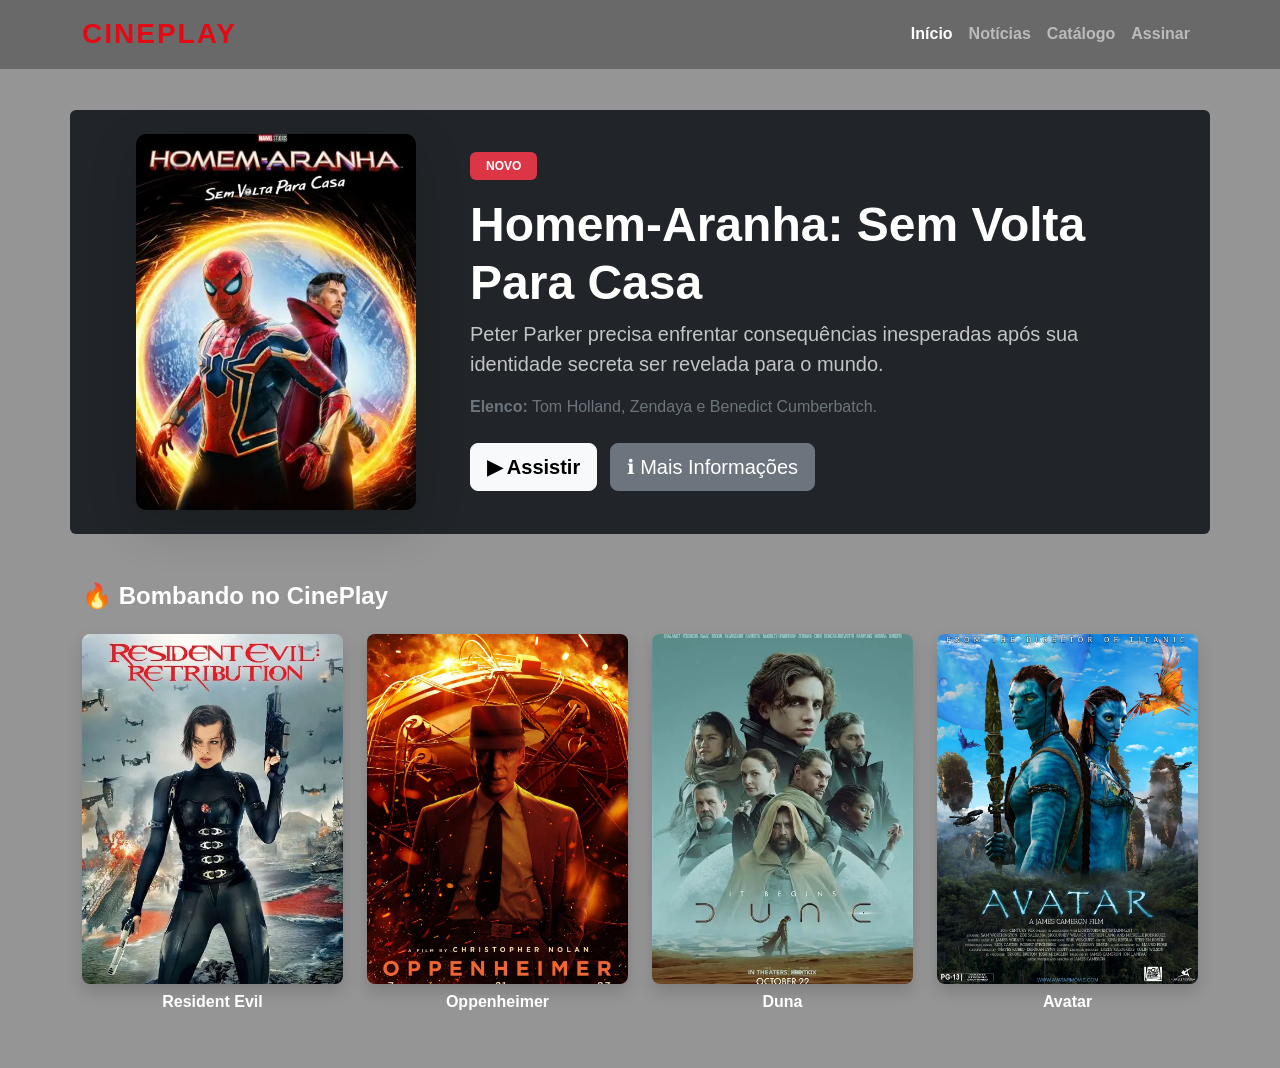
<file: index.html>
<!DOCTYPE html>
<html lang="pt-BR">
<head>
    <meta charset="UTF-8">
    <meta name="viewport" content="width=device-width, initial-scale=1.0">
    <title>CinePlay | Home</title>

    <!-- Bootstrap 5 -->
    <link href="https://cdn.jsdelivr.net/npm/bootstrap@5.3.3/dist/css/bootstrap.min.css" rel="stylesheet">

    <style>
        body {
            background-color: #969595;
            color: white;
            font-family: Arial, sans-serif;
        }

        .bg-netflix-dark {
            background-color: rgba(104, 103, 103, 0.95);
        }

        .text-netflix-red {
            color: #e50914;
        }

        .tracking-wider {
            letter-spacing: 2px;
        }

        .btn-netflix-red {
            background-color: #e50914;
            color: white;
            font-weight: bold;
        }

        .btn-netflix-red:hover {
            background-color: #b30710;
            color: white;
        }

        .hero-img {
            width: 100%;
            max-width: 280px;
            border-radius: 10px;
        }

        .card-filme {
            transition: transform 0.3s ease;
        }

        .card-filme:hover {
            transform: translateY(-8px);
        }

        .card-filme img {
            width: 100%;
            height: 350px;
            object-fit: cover;
            border-radius: 8px;
            transition: transform 0.3s ease;
            box-shadow: 0 5px 15px rgba(0,0,0,.5);
        }

        .card-filme:hover img {
            transform: scale(1.05);
        }

        footer {
            color: #777;
        }
    </style>
</head>
<body>

    <!-- Navbar -->
    <header class="navbar navbar-expand-lg navbar-dark bg-netflix-dark fixed-top border-bottom border-secondary border-opacity-25">
        <div class="container">
            <a class="navbar-brand text-netflix-red fw-bold fs-3 tracking-wider" href="index.html">
                CINEPLAY
            </a>

            <button class="navbar-toggler" type="button" data-bs-toggle="collapse" data-bs-target="#menu">
                <span class="navbar-toggler-icon"></span>
            </button>

            <div class="collapse navbar-collapse" id="menu">
                <div class="navbar-nav ms-auto fw-bold">
                    <a class="nav-link active" href="index.html">Início</a>
                    <a class="nav-link" href="noticias.html">Notícias</a>
                    <a class="nav-link" href="catalogo.html">Catálogo</a>
                    <a class="nav-link" href="assinatura.html">Assinar</a>
                </div>
            </div>
        </div>
    </header>

    <!-- Conteúdo -->
    <main class="container" style="margin-top: 110px;">

        <!-- Destaque -->
        <section class="row align-items-center bg-dark rounded p-4 mb-5">

            <div class="col-md-4 text-center mb-4 mb-md-0">
                <img src="imgs/homem aranha sem volta para casa.webp"
                     alt="Homem-Aranha"
                     class="img-fluid hero-img shadow-lg">
            </div>

            <div class="col-md-8">
                <span class="badge bg-danger mb-3 px-3 py-2">
                    NOVO
                </span>

                <h1 class="display-5 fw-bold">
                    Homem-Aranha: Sem Volta Para Casa
                </h1>

                <p class="lead text-light opacity-75">
                    Peter Parker precisa enfrentar consequências inesperadas
                    após sua identidade secreta ser revelada para o mundo.
                </p>

                <p class="text-secondary">
                    <strong>Elenco:</strong>
                    Tom Holland, Zendaya e Benedict Cumberbatch.
                </p>

                <div class="mt-4">
                    <a href="detalhes.html"
                       class="btn btn-light btn-lg fw-bold me-2">
                        ▶ Assistir
                    </a>

                    <a href="detalhes.html"
                       class="btn btn-secondary btn-lg">
                        ℹ Mais Informações
                    </a>
                </div>
            </div>

        </section>

        <!-- Catálogo -->
        <section>

            <h2 class="h3 fw-bold mb-4">
                
<!-- Bombando no CinePlay -->
<section class="mb-5">
    <h2 class="h4 fw-bold mb-4">🔥 Bombando no CinePlay</h2>

    <div class="row row-cols-1 row-cols-sm-2 row-cols-md-4 g-4">

        <!-- Resident Evil -->
        <div class="col">
            <div class="card-filme text-center"
                 data-bs-toggle="modal"
                 data-bs-target="#residentModal"
                 style="cursor:pointer;">
                <img src="imgs/resident evil.webp" alt="Resident Evil" class="shadow">
                <h3 class="fs-6 mt-2 fw-semibold text-white">
                    Resident Evil
                </h3>
            </div>
        </div>

        <!-- Oppenheimer -->
        <div class="col">
            <div class="card-filme text-center"
                 data-bs-toggle="modal"
                 data-bs-target="#oppenheimerModal"
                 style="cursor:pointer;">
                <img src="imgs/oppenheimer.jpg" alt="Oppenheimer" class="shadow">
                <h3 class="fs-6 mt-2 fw-semibold text-white">
                    Oppenheimer
                </h3>
            </div>
        </div>

        <!-- Duna -->
        <div class="col">
            <div class="card-filme text-center"
                 data-bs-toggle="modal"
                 data-bs-target="#dunaModal"
                 style="cursor:pointer;">
                <img src="imgs/duna.webp" alt="Duna" class="shadow">
                <h3 class="fs-6 mt-2 fw-semibold text-white">
                    Duna
                </h3>
            </div>
        </div>

        <!-- Avatar -->
        <div class="col">
            <div class="card-filme text-center"
                 data-bs-toggle="modal"
                 data-bs-target="#avatarModal"
                 style="cursor:pointer;">
                <img src="imgs/avatar.jpg" alt="Avatar" class="shadow">
                <h3 class="fs-6 mt-2 fw-semibold text-white">
                    Avatar
                </h3>
            </div>
        </div>

    </div>
</section>

<!-- MODAL RESIDENT EVIL -->
<div class="modal fade" id="residentModal" tabindex="-1">
    <div class="modal-dialog modal-dialog-centered">
        <div class="modal-content bg-dark text-white">
            <div class="modal-header border-secondary">
                <h5 class="modal-title">Resident Evil</h5>
                <button type="button" class="btn-close btn-close-white" data-bs-dismiss="modal"></button>
            </div>

            <div class="modal-body">
                <p>
                    Uma ameaça biológica transforma pessoas em criaturas
                    perigosas enquanto sobreviventes lutam para escapar.
                </p>
            </div>
        </div>
    </div>
</div>

<!-- MODAL OPPENHEIMER -->
<div class="modal fade" id="oppenheimerModal" tabindex="-1">
    <div class="modal-dialog modal-dialog-centered">
        <div class="modal-content bg-dark text-white">
            <div class="modal-header border-secondary">
                <h5 class="modal-title">Oppenheimer</h5>
                <button type="button" class="btn-close btn-close-white" data-bs-dismiss="modal"></button>
            </div>

            <div class="modal-body">
                <p>
                    A história de J. Robert Oppenheimer e o desenvolvimento
                    da bomba atômica durante a Segunda Guerra Mundial.
                </p>
            </div>
        </div>
    </div>
</div>

<!-- MODAL DUNA -->
<div class="modal fade" id="dunaModal" tabindex="-1">
    <div class="modal-dialog modal-dialog-centered">
        <div class="modal-content bg-dark text-white">
            <div class="modal-header border-secondary">
                <h5 class="modal-title">Duna</h5>
                <button type="button" class="btn-close btn-close-white" data-bs-dismiss="modal"></button>
            </div>

            <div class="modal-body">
                <p>
                    Paul Atreides embarca em uma jornada épica para proteger
                    seu povo e o futuro do planeta Arrakis.
                </p>
            </div>
        </div>
    </div>
</div>

<!-- MODAL AVATAR -->
<div class="modal fade" id="avatarModal" tabindex="-1">
    <div class="modal-dialog modal-dialog-centered">
        <div class="modal-content bg-dark text-white">
            <div class="modal-header border-secondary">
                <h5 class="modal-title">Avatar</h5>
                <button type="button" class="btn-close btn-close-white" data-bs-dismiss="modal"></button>
            </div>

            <div class="modal-body">
                <p>
                    Um ex-fuzileiro participa de um programa que o leva ao
                    mundo de Pandora, onde sua lealdade é colocada à prova.
                </p>
            </div>
        </div>
    </div>
</div>
</file>
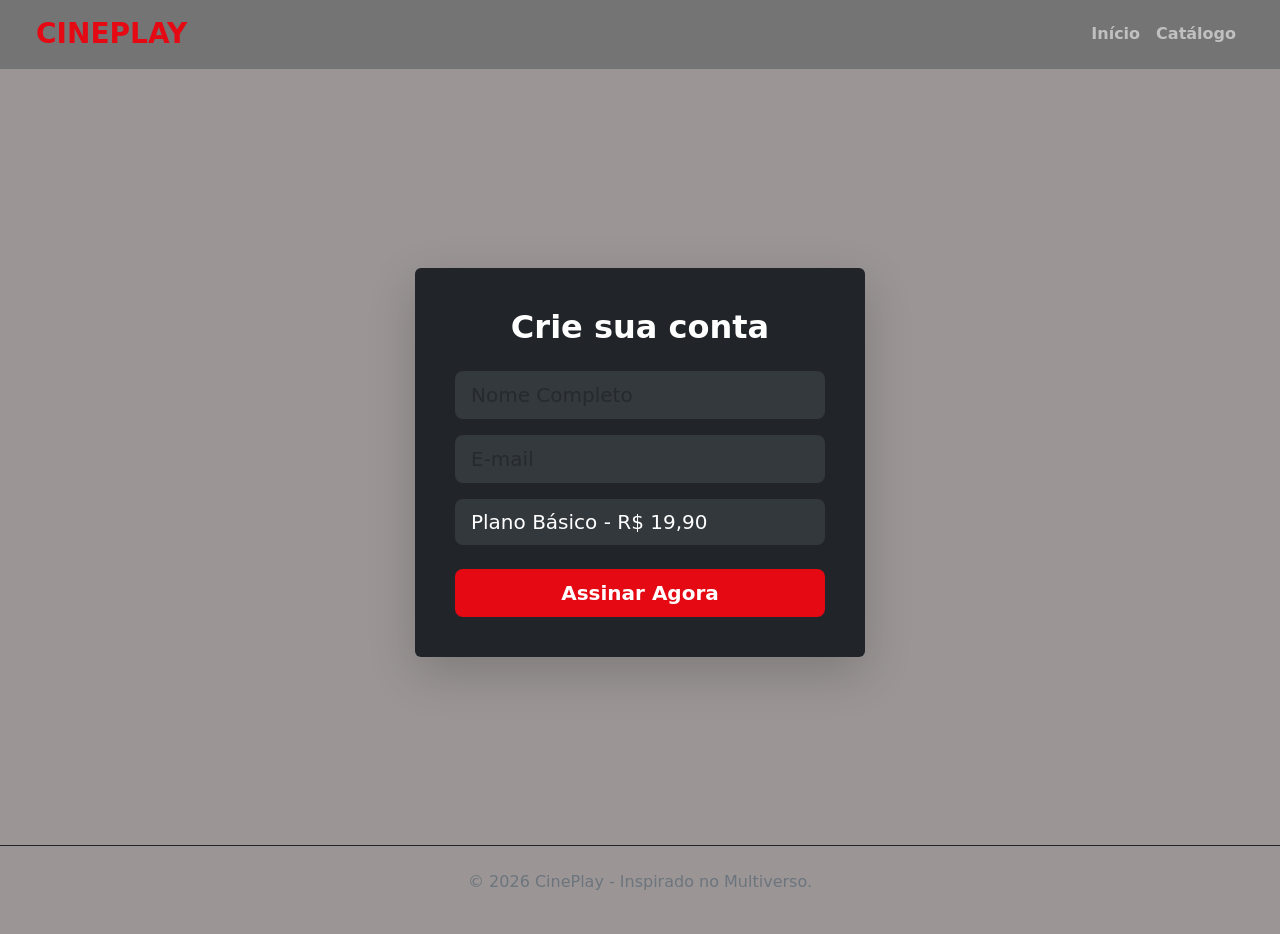
<file: assinatura.html>
<!DOCTYPE html>
<html lang="pt-br">
<head>
    <meta charset="UTF-8">
    <meta name="viewport" content="width=device-width, initial-scale=1.0">
    <title>CinePlay | Assinar</title>
    <link href="https://cdn.jsdelivr.net/npm/bootstrap@5.3.3/dist/css/bootstrap.min.css" rel="stylesheet">
    <style>
        body { background-color: #9b9595; color: white; }
        .bg-netflix-dark { background-color: rgba(114, 114, 114, 0.95); }
        .text-netflix-red { color: #e50914; }
        .btn-netflix-red { background-color: #e50914; color: white; }
        .btn-netflix-red:hover { background-color: #b30710; color: white; }
    </style>
</head>
<body>

    <header class="navbar navbar-expand navbar-dark bg-netflix-dark fixed-top px-4 border-bottom border-secondary border-opacity-25">
        <div class="container-fluid">
            <a class="navbar-brand text-netflix-red fw-bold fs-3" href="index.html">CINEPLAY</a>
            <div class="navbar-nav ms-auto fw-bold">
                <a class="nav-link" href="index.html">Início</a>
                <a class="nav-link" href="catalogo.html">Catálogo</a>
            </div>
        </div>
    </header>

    <!-- Container centralizado verticalmente usando Flexbox nativo do Bootstrap -->
    <main class="container d-flex align-items-center justify-content-center" style="min-height: 85vh; margin-top: 80px;">
        <div class="card bg-dark text-white p-4 rounded shadow-lg border-0" style="max-width: 450px; width: 100%;">
            <div class="card-body">
                <h2 class="card-title fw-bold mb-4 text-center">Crie sua conta</h2>
                <form>
                    <div class="mb-3">
                        <input type="text" class="form-control form-control-lg bg-secondary bg-opacity-25 text-white border-0" placeholder="Nome Completo" required>
                    </div>
                    <div class="mb-3">
                        <input type="email" class="form-control form-control-lg bg-secondary bg-opacity-25 text-white border-0" placeholder="E-mail" required>
                    </div>
                    <div class="mb-4">
                        <select class="form-select form-select-lg bg-secondary bg-opacity-25 text-white border-0 text-light">
                            <option class="text-dark">Plano Básico - R$ 19,90</option>
                            <option class="text-dark">Plano Premium - R$ 39,90</option>
                        </select>
                    </div>
                    <button type="submit" class="btn btn-netflix-red btn-lg w-100 fw-bold py-2">Assinar Agora</button>
                </form>
            </div>
        </div>
    </main>

    <footer class="text-center py-4 text-secondary border-top border-dark">
        <p>&copy; 2026 CinePlay - Inspirado no Multiverso.</p>
    </footer>
</body>
</html>
</file>
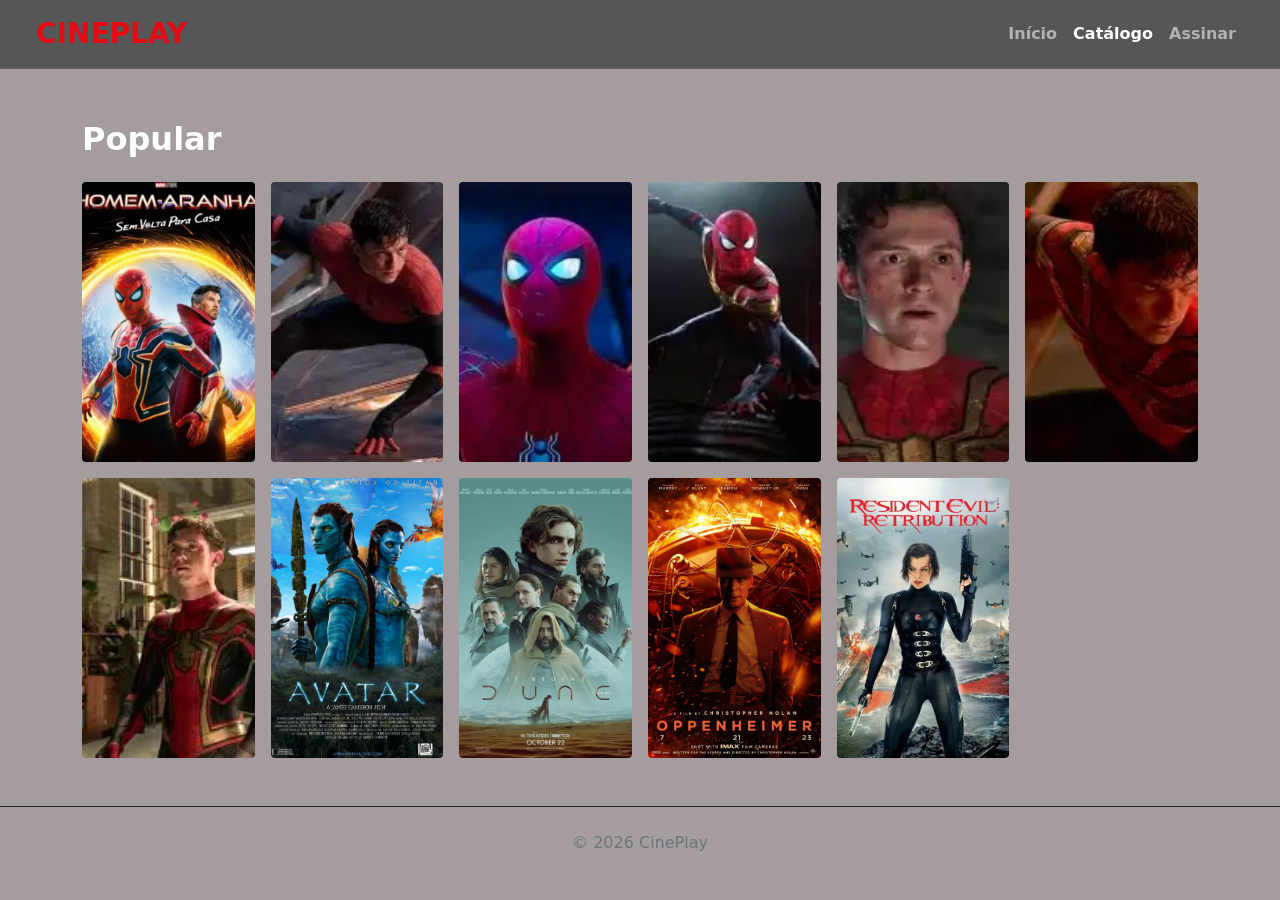
<file: catalogo.html>
<!DOCTYPE html>
<html lang="pt-br">
<head>
    <meta charset="UTF-8">
    <meta name="viewport" content="width=device-width, initial-scale=1.0">
    <title>CinePlay | Catálogo</title>
    <link href="https://cdn.jsdelivr.net/npm/bootstrap@5.3.3/dist/css/bootstrap.min.css" rel="stylesheet">
    <style>
        body { background-color: #a59d9d; color: white; }
        .bg-netflix-dark { background-color: rgba(83, 83, 83, 0.95); }
        .text-netflix-red { color: #e50914; }
        .card-poster img { transition: transform 0.2s ease; width: 100%; height: 280px; object-fit: cover; border-radius: 4px; }
        .card-poster:hover img { transform: scale(1.05); outline: 2px solid white; }
    </style>
</head>
<body>

    <header class="navbar navbar-expand navbar-dark bg-netflix-dark fixed-top px-4 border-bottom border-secondary border-opacity-25">
        <div class="container-fluid">
            <a class="navbar-brand text-netflix-red fw-bold fs-3" href="index.html">CINEPLAY</a>
            <div class="navbar-nav ms-auto fw-bold">
                <a class="nav-link" href="index.html">Início</a>
                <a class="nav-link active" href="catalogo.html">Catálogo</a>
                <a class="nav-link" href="assinatura.html">Assinar</a>
            </div>
        </div>
    </header>

    <main class="container" style="margin-top: 120px;">
        <h2 class="fw-bold mb-4">Popular</h2>
        
        <!-- Grid Automático e Responsivo -->
        <div class="row row-cols-2 row-cols-sm-3 row-cols-md-4 row-cols-lg-6 g-3">
            <div class="col card-poster"><a href="detalhes.html"><img src="imgs/homem aranha sem volta para casa.webp" alt="Homem Aranha"></a></div>
            <div class="col card-poster"><img src="imgs/sem volta2.webp" alt="Filme 2"></div>
            <div class="col card-poster"><img src="imgs/sem volta3.webp" alt="Filme 3"></div>
            <div class="col card-poster"><img src="imgs/sem volta4.webp" alt="Filme 4"></div>
            <div class="col card-poster"><img src="imgs/sem volta5.webp" alt="Filme 5"></div>
            <div class="col card-poster"><img src="imgs/sem volta6.webp" alt="Filme 6"></div>
            <div class="col card-poster"><img src="imgs/sem volta7.webp" alt="Filme 7"></div>
            <div class="col card-poster"><img src="imgs/avatar.jpg" alt="Filme 8"></div>
            <div class="col card-poster"><img src="imgs/duna.webp" alt="Filme 9"></div>
            <div class="col card-poster"><img src="imgs/oppenheimer.jpg" alt="Filme 10"></div>
            <div class="col card-poster"><img src="imgs/resident evil.webp" alt="Filme 11"></div>
        </div>
    </main>

    <footer class="text-center py-4 mt-5 text-secondary border-top border-dark">
        <p>© 2026 CinePlay</p>
    </footer>
</body>
</html>
</file>
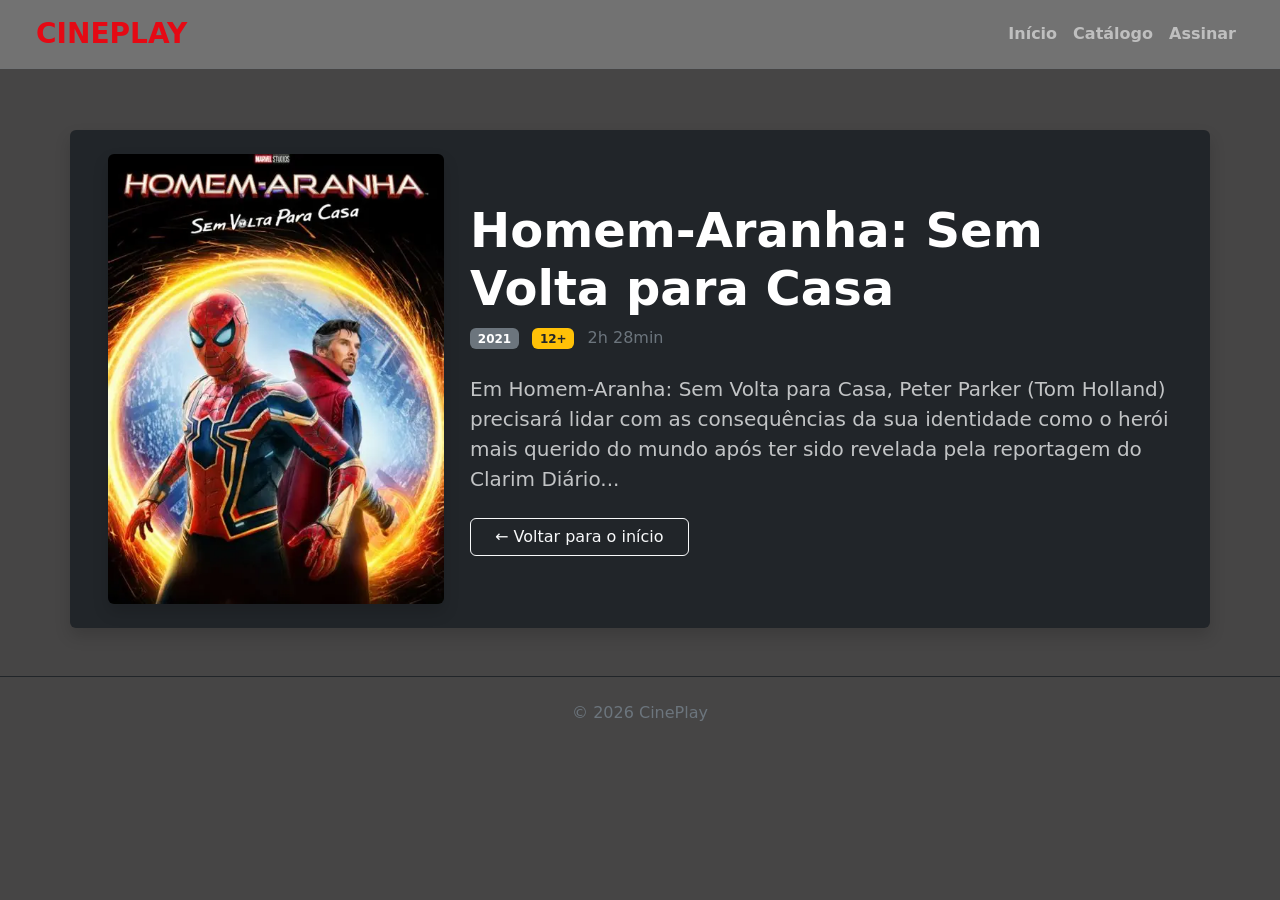
<file: detalhes.html>
<!DOCTYPE html>
<html lang="pt-br">
<head>
    <meta charset="UTF-8">
    <meta name="viewport" content="width=device-width, initial-scale=1.0">
    <title>CinePlay | Detalhes</title>
    <link href="https://cdn.jsdelivr.net/npm/bootstrap@5.3.3/dist/css/bootstrap.min.css" rel="stylesheet">
    <style>
        body { background-color: #464545; color: white; }
        .bg-netflix-dark { background-color: rgba(117, 117, 117, 0.95); }
        .text-netflix-red { color: #e50914; }
    </style>
</head>
<body>

    <header class="navbar navbar-expand navbar-dark bg-netflix-dark fixed-top px-4 border-bottom border-secondary border-opacity-25">
        <div class="container-fluid">
            <a class="navbar-brand text-netflix-red fw-bold fs-3" href="index.html">CINEPLAY</a>
            <div class="navbar-nav ms-auto fw-bold">
                <a class="nav-link" href="index.html">Início</a>
                <a class="nav-link" href="catalogo.html">Catálogo</a>
                <a class="nav-link" href="assinatura.html">Assinar</a>
            </div>
        </div>
    </header>

    <main class="container" style="margin-top: 130px;">
        <section class="row bg-dark p-4 rounded align-items-center shadow">
            <div class="col-md-4 text-center mb-4 mb-md-0">
                <img src="imgs/homem aranha sem volta para casa.webp" class="img-fluid rounded shadow" alt="Poster Homem-Aranha" style="max-height: 450px;">
            </div>
            <div class="col-md-8">
                <h1 class="fw-bold display-5 text-white mb-2">Homem-Aranha: Sem Volta para Casa</h1>
                <p class="text-secondary mb-4">
                    <span class="badge bg-secondary me-2">2021</span> 
                    <span class="badge bg-warning text-dark me-2">12+</span> 
                    <span>2h 28min</span>
                </p>
                <p class="lead text-light opacity-75 mb-4">
                    Em Homem-Aranha: Sem Volta para Casa, Peter Parker (Tom Holland) precisará lidar com as consequências da sua identidade como o herói mais querido do mundo após ter sido revelada pela reportagem do Clarim Diário...
                </p>
                <a href="index.html" class="btn btn-outline-light px-4 py-2fw-bold">← Voltar para o início</a>
            </div>
        </section>
    </main>

    <footer class="text-center py-4 mt-5 text-secondary border-top border-dark">
        <p>© 2026 CinePlay</p>
    </footer>
</body>
</html>
</file>
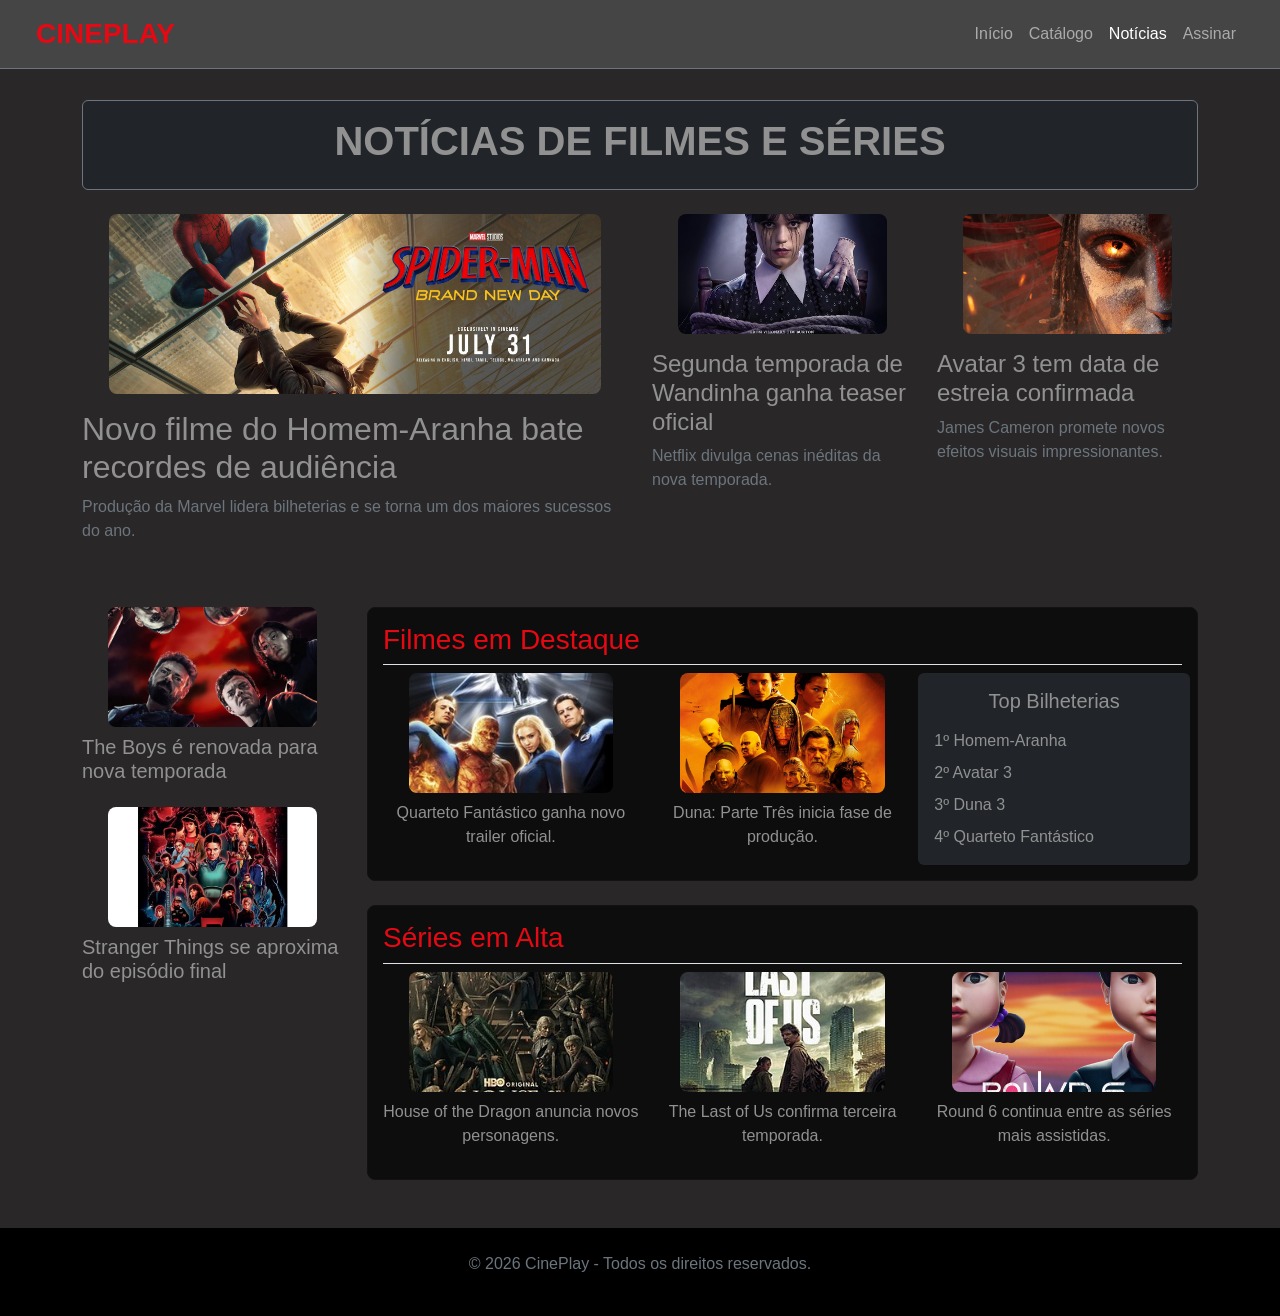
<file: noticias.html>
<!DOCTYPE html>
<html lang="pt-br">
<head>
<meta charset="UTF-8">
<meta name="viewport" content="width=device-width, initial-scale=1.0">
<title>CinePlay | Notícias</title>

<link href="https://cdn.jsdelivr.net/npm/bootstrap@5.3.3/dist/css/bootstrap.min.css" rel="stylesheet">

<style>
body{
    background-color:#292727;
    color:rgb(145, 145, 145);
    font-family:Arial, sans-serif;
}

.bg-netflix-dark{
    background-color:rgba(71, 71, 71, 0.95);
}

.text-netflix-red{
    color:#e50914;
}

/* IMAGENS REDUZIDAS */
.card-noticia img{
    width:80%;
    height:120px;
    object-fit:cover;
    border-radius:8px;
    transition:0.3s;
    display:block;
    margin:0 auto;
}

/* IMAGEM PRINCIPAL */
.col-lg-6 .card-noticia img{
    width:90%;
    height:180px;
}

.card-noticia:hover img{
    transform:scale(1.03);
}

.news-box{
    background:#0e0d0d;
    border:1px solid #131212;
    padding:15px;
    border-radius:8px;
}

footer{
    background:#000000;
}
</style>

</head>

<body>

<!-- MENU -->
<header class="navbar navbar-expand navbar-dark bg-netflix-dark fixed-top px-4 border-bottom border-secondary">
<div class="container-fluid">

<a class="navbar-brand text-netflix-red fw-bold fs-3" href="index.html">
CINEPLAY
</a>

<div class="navbar-nav ms-auto">
<a class="nav-link" href="index.html">Início</a>
<a class="nav-link" href="catalogo.html">Catálogo</a>
<a class="nav-link active" href="noticias.html">Notícias</a>
<a class="nav-link" href="assinatura.html">Assinar</a>
</div>

</div>
</header>

<!-- CONTEÚDO -->
<main class="container" style="margin-top:100px;">

<div class="text-center py-3 mb-4 border border-secondary rounded bg-dark">
<h1 class="fw-bold text-uppercase">Notícias de Filmes e Séries</h1>
</div>

<!-- DESTAQUES -->
<section class="row g-4 mb-5">

<div class="col-lg-6">
<div class="card-noticia">
 <img src="imgs/homem aranha novo dia.jpeg" alt="Homem-Aranha novo dia">
<h2 class="mt-3">
Novo filme do Homem-Aranha bate recordes de audiência
</h2>
<p class="text-secondary">
Produção da Marvel lidera bilheterias e se torna um dos maiores sucessos do ano.
</p>
</div>
</div>

<div class="col-md-6 col-lg-3">
<div class="card-noticia">
<img src="imgs/wandinha.png" alt="Wandinha">
<h4 class="mt-3">
Segunda temporada de Wandinha ganha teaser oficial
</h4>
<p class="text-secondary">
Netflix divulga cenas inéditas da nova temporada.
</p>
</div>
</div>

<div class="col-md-6 col-lg-3">
<div class="card-noticia">
<img src="imgs/Avatar 3.webp" alt="avatar 3">
<h4 class="mt-3">
Avatar 3 tem data de estreia confirmada
</h4>
<p class="text-secondary">
James Cameron promete novos efeitos visuais impressionantes.
</p>
</div>
</div>

</section>

<!-- CONTEÚDO INFERIOR -->
<div class="row g-4">

<!-- LADO ESQUERDO -->
<div class="col-lg-3">

<div class="card-noticia mb-4">
<img src="imgs/the boys1.jpg" alt="The boys">
<h5 class="mt-2">
The Boys é renovada para nova temporada
</h5>
</div>

<div class="card-noticia">
<img src="imgs/stranger.webp" alt="Stranger Things">
<h5 class="mt-2">
Stranger Things se aproxima do episódio final
</h5>
</div>

</div>

<!-- LADO DIREITO -->
<div class="col-lg-9">

<!-- FILMES -->
<div class="news-box mb-4">

<h3 class="text-netflix-red border-bottom pb-2">
Filmes em Destaque
</h3>

<div class="row g-3">

<div class="col-md-4 card-noticia">
 <img src="imgs/Quarteto_Fantástico.jpg" alt="Quarteto fantastico">
<p class="text-center mt-2">
Quarteto Fantástico ganha novo trailer oficial.
</p>
</div>

<div class="col-md-4 card-noticia">
 <img src="imgs/Dune-Part-3.webp" alt="Duna: parete tres">
<p class="text-center mt-2">
Duna: Parte Três inicia fase de produção.
</p>
</div>

<div class="col-md-4 bg-dark rounded p-3">

<h5 class="text-center mb-3">
Top Bilheterias
</h5>

<div class="mb-2">
1º Homem-Aranha
</div>

<div class="mb-2">
2º Avatar 3
</div>

<div class="mb-2">
3º Duna 3
</div>

<div>
4º Quarteto Fantástico
</div>

</div>

</div>

</div>

<!-- SÉRIES -->
<div class="news-box">

<h3 class="text-netflix-red border-bottom pb-2">
Séries em Alta
</h3>

<div class="row g-3">

<div class="col-md-4 card-noticia">
<img src="imgs/House_of_the_Dragon.jpg" alt="House of the Dragon">
<p class="text-center mt-2">
House of the Dragon anuncia novos personagens.
</p>
</div>

<div class="col-md-4 card-noticia">
 <img src="imgs/The Last of Us.jpg" alt="The Last of Us">
<p class="text-center mt-2">
The Last of Us confirma terceira temporada.
</p>
</div>

<div class="col-md-4 card-noticia">
 <img src="imgs/Round 6.jpg" alt="Round 6">
<p class="text-center mt-2">
Round 6 continua entre as séries mais assistidas.
</p>
</div>

</div>

</div>

</div>

</div>

</main>

<!-- RODAPÉ -->
<footer class="text-center py-4 mt-5 text-secondary">
<p>© 2026 CinePlay - Todos os direitos reservados.</p>
</footer>

<script src="https://cdn.jsdelivr.net/npm/bootstrap@5.3.3/dist/js/bootstrap.bundle.min.js"></script>

</body>
</html>
</file>
